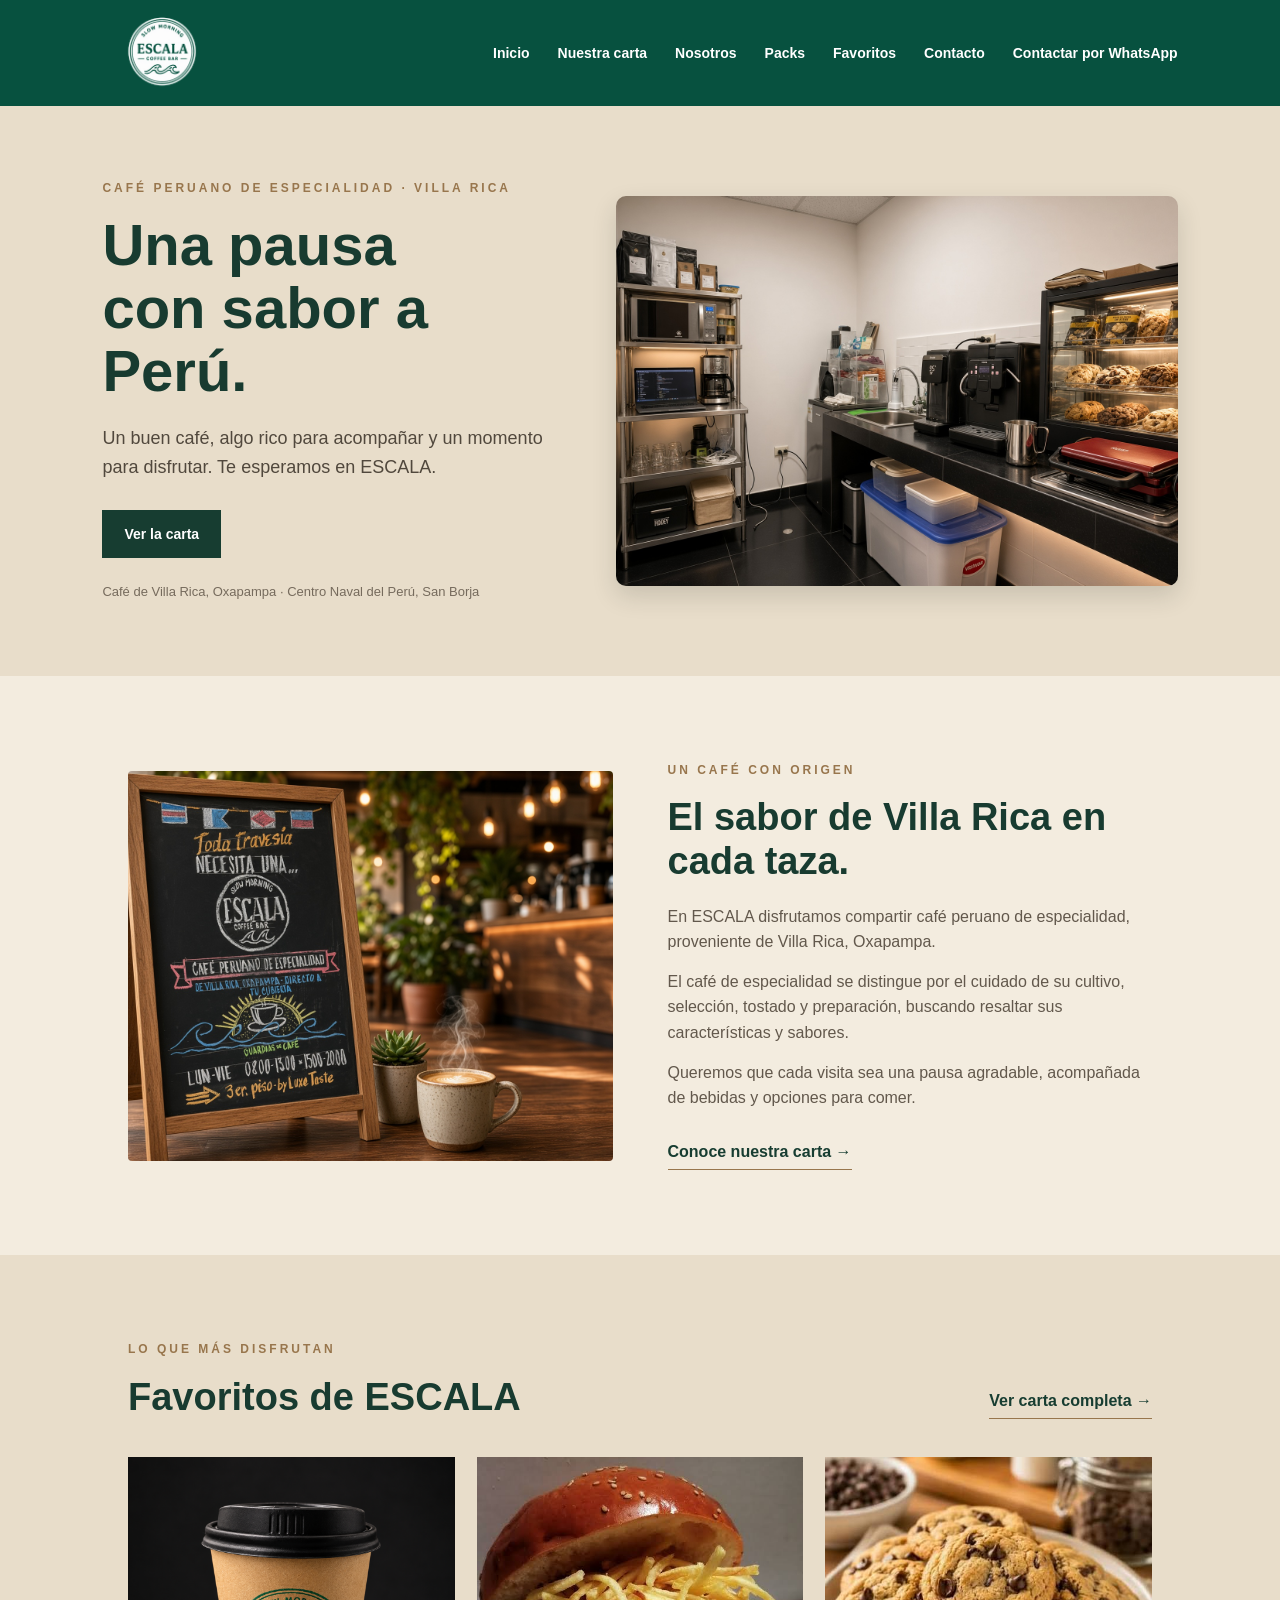
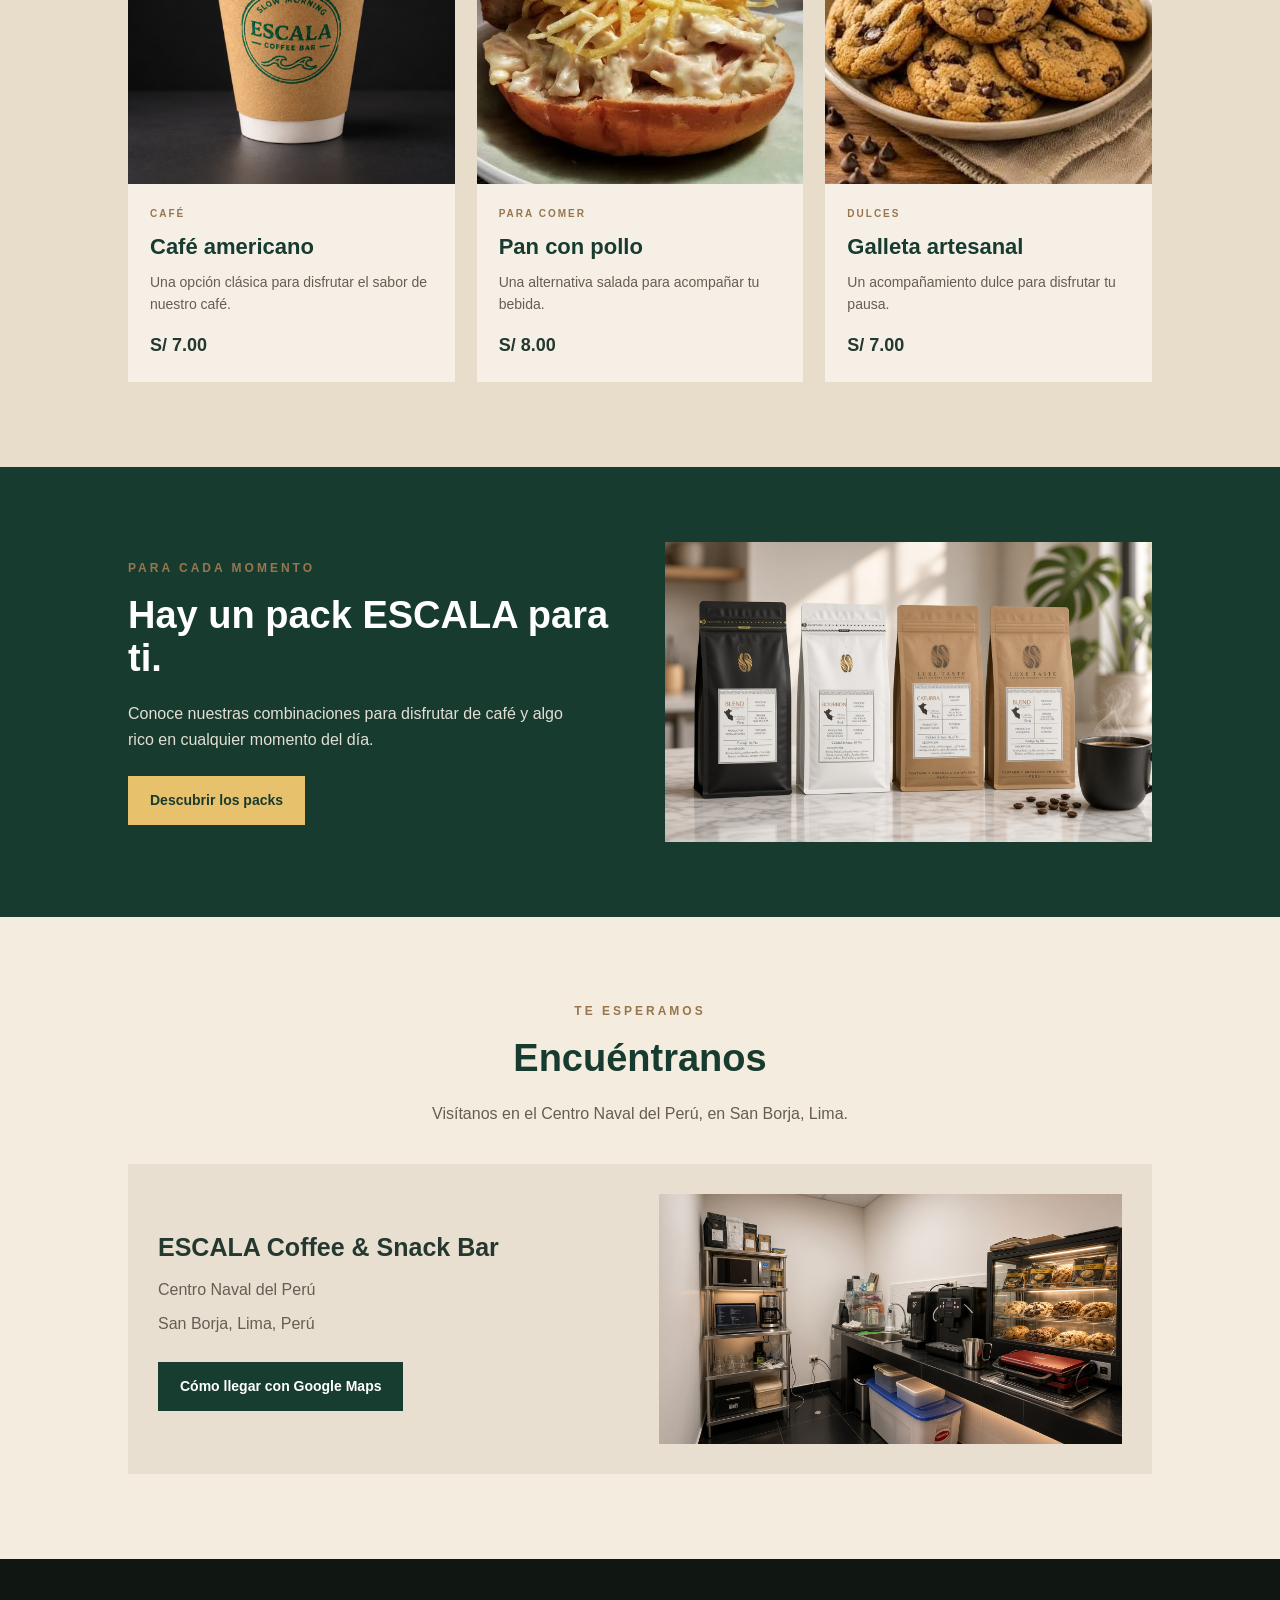
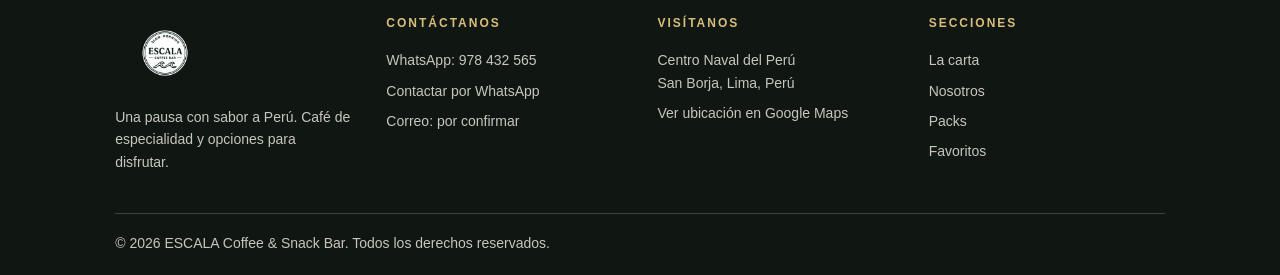
<file: index.html>
<!DOCTYPE html>
<html lang="es">

<head>
    <meta charset="UTF-8">
    <meta name="viewport" content="width=device-width, initial-scale=1.0">
    <title>ESCALA Coffee & Snack Bar</title>

    <link rel="stylesheet" href="css/estilos.css">
</head>

<body>

    <!-- MENU DE NAVEGACION -->
    <header>
        <nav class="navegacion">

            <a href="index.html" class="logo">
                <img src="img/principal/logo.jpg" alt="Logo ESCALA">
            </a>

            <ul>
                <li><a href="index.html" class="activo">Inicio</a></li>
                <li><a href="pages/carta.html">Nuestra carta</a></li>
                <li><a href="#nosotros">Nosotros</a></li>
                <li><a href="pages/packs.html">Packs</a></li>
                <li><a href="pages/favoritos.html">Favoritos</a></li>
                <li><a href="pages/contacto.html">Contacto</a></li>
                <li><a href="https://wa.me/51978432565" target="_blank" rel="noopener">Contactar por WhatsApp</a></li>
            </ul>

        </nav>
    </header>

    <main>

        <!-- PORTADA PRINCIPAL -->
        <section class="portada" id="inicio">

            <div class="portada-contenido">

                <p class="subtitulo">
                    CAFÉ PERUANO DE ESPECIALIDAD · VILLA RICA
                </p>

                <h1>
                    Una pausa<br>
                    con sabor a Perú.
                </h1>

                <p class="descripcion-portada">
                    Un buen café, algo rico para acompañar
                    y un momento para disfrutar.
                    Te esperamos en ESCALA.
                </p>

                <div class="botones-portada">

                    <a href="pages/carta.html" class="boton-principal">
                        Ver la carta
                    </a>
                </div>

                <p class="texto-portada">
                    Café de Villa Rica, Oxapampa ·
                    Centro Naval del Perú, San Borja
                </p>

            </div>

            <div class="portada-imagen">
                <img src="img/principal/establecimiento.jpg" alt="Interior de ESCALA Coffee & Snack Bar">
            </div>

        </section>


        <!-- NOSOTROS -->
        <section class="seccion-nosotros" id="nosotros">

            <div class="nosotros-imagen">
                <img src="img/principal/cartel.jpg" alt="Cartel de ESCALA Coffee Bar">
            </div>

            <div class="nosotros-contenido">

                <p class="subtitulo">UN CAFÉ CON ORIGEN</p>

                <h2>
                    El sabor de Villa Rica en cada taza.
                </h2>

                <p>
                    En ESCALA disfrutamos compartir café peruano
                    de especialidad, proveniente de Villa Rica,
                    Oxapampa.
                </p>

                <p>
                    El café de especialidad se distingue por el
                    cuidado de su cultivo, selección, tostado
                    y preparación, buscando resaltar sus
                    características y sabores.
                </p>

                <p>
                    Queremos que cada visita sea una pausa
                    agradable, acompañada de bebidas y opciones
                    para comer.
                </p>

                <a href="pages/carta.html" class="enlace-flecha">
                    Conoce nuestra carta →
                </a>

            </div>

        </section>


        <!-- FAVORITOS -->
        <section class="seccion-favoritos" id="favoritos">

            <div class="encabezado-seccion encabezado-lateral">

                <div>
                    <p class="subtitulo">LO QUE MÁS DISFRUTAN</p>
                    <h2>Favoritos de ESCALA</h2>
                </div>

                <a href="pages/carta.html" class="enlace-flecha">
                    Ver carta completa →
                </a>

            </div>

            <div class="tarjetas-favoritos">

                <!-- CAFE AMERICANO -->
                <article class="tarjeta-favorito">

                    <div class="producto-foto">
                        <img src="img/favoritos ESCALA/americano.jpeg" alt="Café americano de ESCALA">
                    </div>

                    <div class="info-favorito">

                        <p class="etiqueta">CAFÉ</p>

                        <h3>Café americano</h3>

                        <p>
                            Una opción clásica para disfrutar
                            el sabor de nuestro café.
                        </p>

                        <div class="precio-favorito">S/ 7.00</div>

                    </div>

                </article>


                <!-- PAN CON POLLO -->
                <article class="tarjeta-favorito">

                    <div class="producto-foto">
                        <img src="img/favoritos ESCALA/panpollojpg.jpg" alt="Pan con pollo de ESCALA">
                    </div>

                    <div class="info-favorito">

                        <p class="etiqueta">PARA COMER</p>

                        <h3>Pan con pollo</h3>

                        <p>
                            Una alternativa salada para
                            acompañar tu bebida.
                        </p>

                        <div class="precio-favorito">S/ 8.00</div>

                    </div>

                </article>


                <!-- GALLETA ARTESANAL -->
                <article class="tarjeta-favorito">

                    <div class="producto-foto">
                        <img src="img/favoritos ESCALA/artesanales.jpeg" alt="Galletas artesanales de ESCALA">
                    </div>

                    <div class="info-favorito">

                        <p class="etiqueta">DULCES</p>

                        <h3>Galleta artesanal</h3>

                        <p>
                            Un acompañamiento dulce para
                            disfrutar tu pausa.
                        </p>

                        <div class="precio-favorito">S/ 7.00</div>

                    </div>

                </article>

            </div>

        </section>


        <!-- PACKS -->
        <section class="seccion-packs">

            <div class="packs-texto">

                <p class="subtitulo">PARA CADA MOMENTO</p>

                <h2>Hay un pack ESCALA para ti.</h2>

                <p>
                    Conoce nuestras combinaciones para disfrutar
                    de café y algo rico en cualquier momento
                    del día.
                </p>

                <a href="pages/packs.html" class="boton-claro">
                    Descubrir los packs
                </a>

            </div>

            <div class="packs-imagen">
                <img src="img/principal/cafes.jpg" alt="Presentaciones de café peruano">
            </div>

        </section>


        <!-- UBICACION -->
        <section class="seccion-ubicacion" id="ubicacion">

            <div class="encabezado-seccion">

                <p class="subtitulo">TE ESPERAMOS</p>

                <h2>Encuéntranos</h2>

                <p>
                    Visítanos en el Centro Naval del Perú,
                    en San Borja, Lima.
                </p>

            </div>

            <div class="ubicacion-contenido">

                <div>
                    <h3>ESCALA Coffee & Snack Bar</h3>

                    <p>Centro Naval del Perú</p>
                    <p>San Borja, Lima, Perú</p>

                    <a class="boton-principal"
                        href="https://www.google.com/maps/search/?api=1&query=Centro+Naval+del+Peru+San+Borja+Lima"
                        target="_blank" rel="noopener">
                        Cómo llegar con Google Maps
                    </a>
                </div>
                <div class="ubicacion-foto">
                    <img src="img/principal/establecimiento.jpg" alt="Establecimiento ESCALA">
                </div>
            </div>
        </section>
    </main>


    <!-- PIE DE PAGINA -->
    <footer class="pie-pagina" id="contacto">
        <div class="pie-columnas">
            <div class="pie-marca">
                <img src="img/principal/logo.jpg" alt="Logo ESCALA">
                <p>
                    Una pausa con sabor a Perú.
                    Café de especialidad y opciones para disfrutar.
                </p>
            </div>
            <div>
                <h3>CONTÁCTANOS</h3>
                <p>WhatsApp: 978 432 565</p>
                <p><a href="https://wa.me/51978432565" target="_blank" rel="noopener">Contactar por WhatsApp</a></p>
                <p>Correo: por confirmar</p>
            </div>
            <div>
                <h3>VISÍTANOS</h3>
                <p>Centro Naval del Perú</p>
                <p>San Borja, Lima, Perú</p>

                <a href="https://www.google.com/maps/search/?api=1&query=Centro+Naval+del+Peru+San+Borja+Lima"
                    target="_blank" rel="noopener">
                    Ver ubicación en Google Maps
                </a>
            </div>
            <div>
                <h3>SECCIONES</h3>
                <a href="pages/carta.html">La carta</a>
                <a href="#nosotros">Nosotros</a>
                <a href="pages/packs.html">Packs</a>
                <a href="pages/favoritos.html">Favoritos</a>
            </div>
        </div>
        <div class="pie-final">
            <p>
                © 2026 ESCALA Coffee & Snack Bar.
                Todos los derechos reservados.
            </p>

        </div>

    </footer>

</body>

</html>
</file>
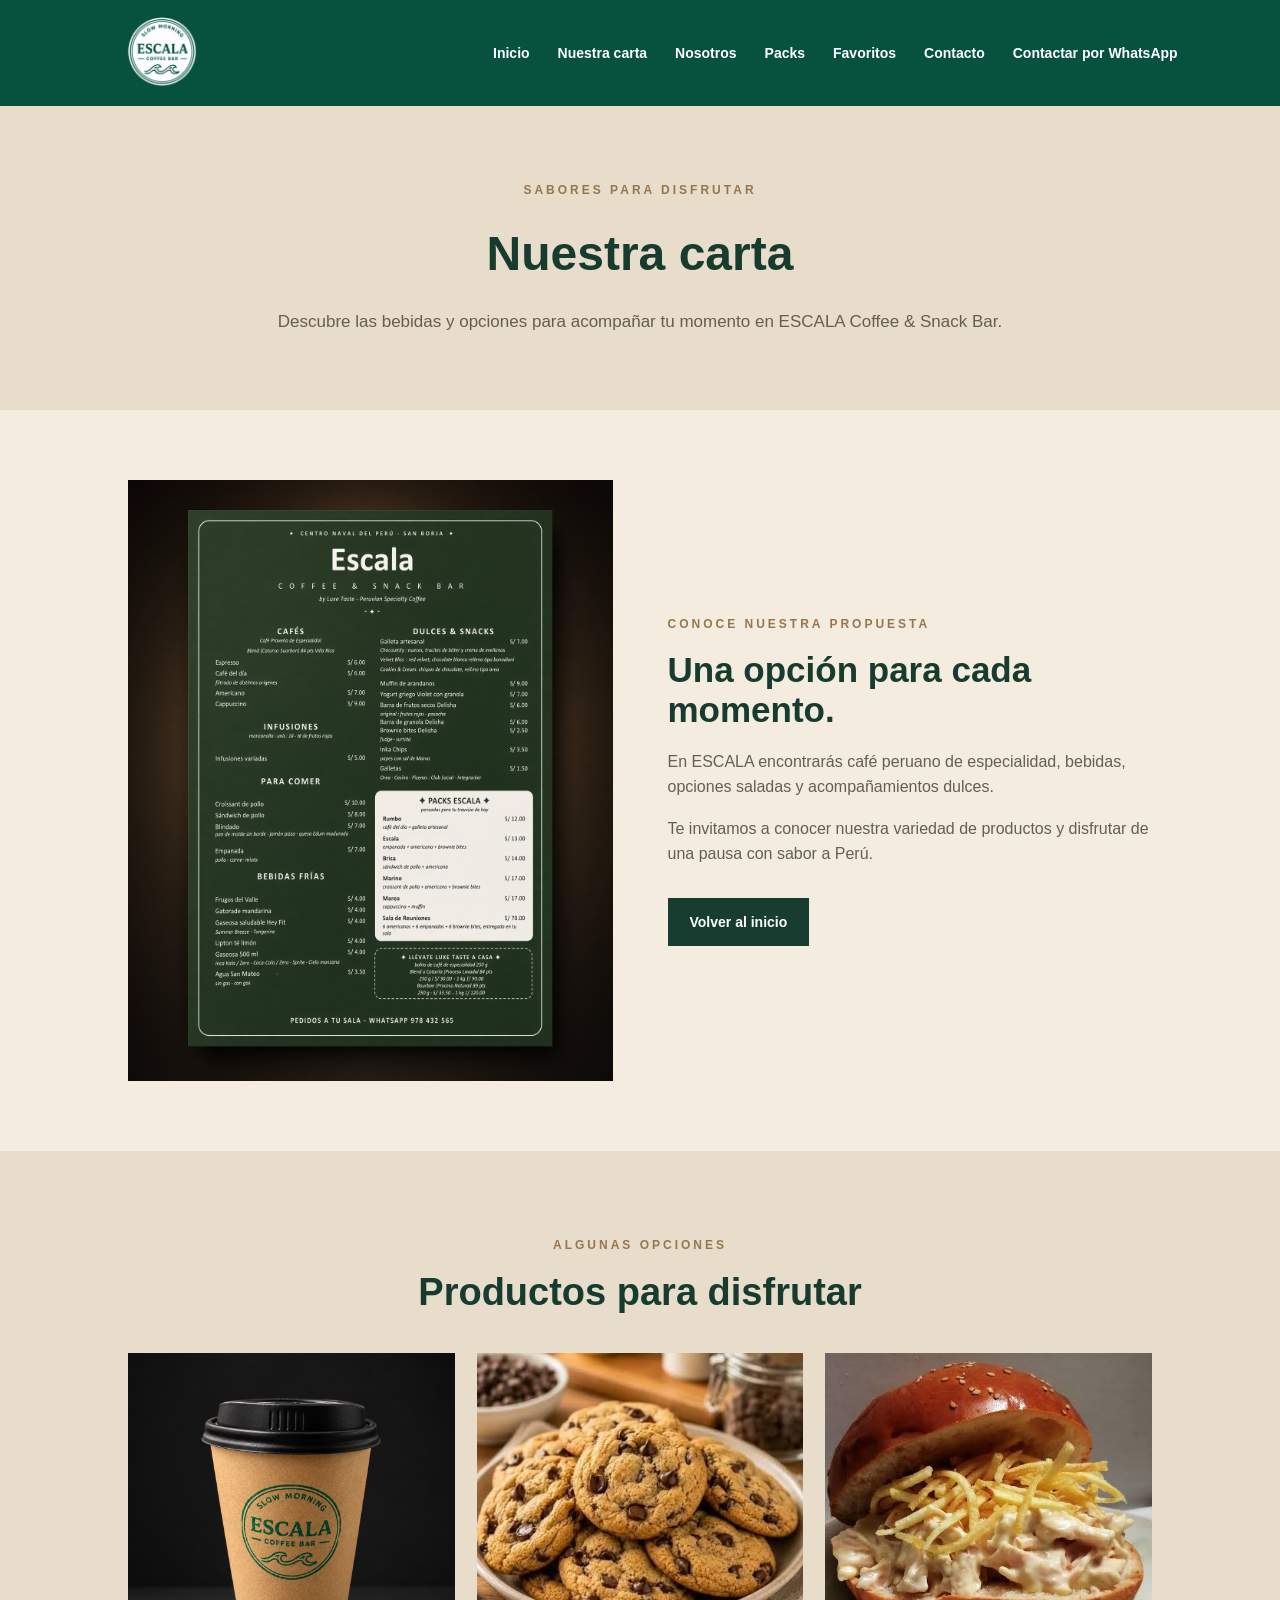
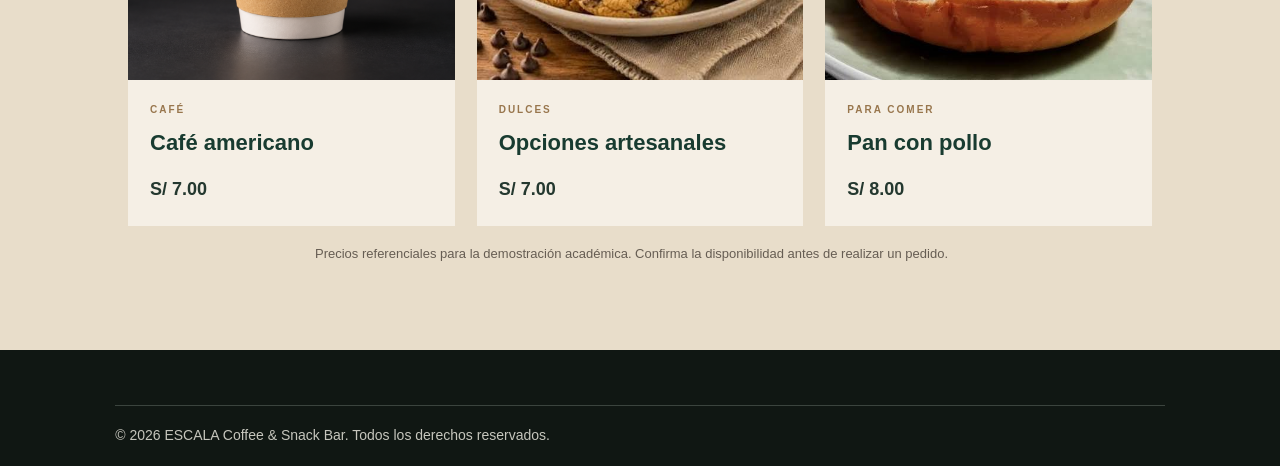
<file: pages/carta.html>
<!DOCTYPE html>
<html lang="es">

<head>
    <meta charset="UTF-8">
    <meta name="viewport" content="width=device-width, initial-scale=1.0">
    <title>Nuestra carta | ESCALA</title>
    <link rel="stylesheet" href="../css/estilos.css">
</head>
<body>
    <!-- NAVEGACION -->
    <header>
        <nav class="navegacion">
            <a href="../index.html" class="logo">
                <img src="../img/principal/logo.jpg" alt="Logo ESCALA">
            </a>
            <ul>
                <li><a href="../index.html">Inicio</a></li>
                <li><a href="carta.html" class="activo">Nuestra carta</a></li>
                <li><a href="../index.html#nosotros">Nosotros</a></li>
                <li><a href="packs.html">Packs</a></li>
                <li><a href="favoritos.html">Favoritos</a></li>
                <li><a href="contacto.html">Contacto</a></li>
                <li><a href="https://wa.me/51978432565" target="_blank" rel="noopener">Contactar por WhatsApp</a></li>

            </ul>

        </nav>
    </header>

    <main>

        <section class="portada-carta">

            <p class="subtitulo">SABORES PARA DISFRUTAR</p>

            <h1>Nuestra carta</h1>

            <p>
                Descubre las bebidas y opciones para acompañar
                tu momento en ESCALA Coffee & Snack Bar.
            </p>

        </section>

        <section class="contenido-carta">

            <div class="imagen-carta">
                <img src="../img/carta/carta.jpg" alt="Carta de productos de ESCALA">
            </div>

            <div class="texto-carta">

                <p class="subtitulo">CONOCE NUESTRA PROPUESTA</p>

                <h2>Una opción para cada momento.</h2>

                <p>
                    En ESCALA encontrarás café peruano de
                    especialidad, bebidas, opciones saladas
                    y acompañamientos dulces.
                </p>

                <p>
                    Te invitamos a conocer nuestra variedad
                    de productos y disfrutar de una pausa
                    con sabor a Perú.
                </p>

                <a href="../index.html" class="boton-principal">
                    Volver al inicio
                </a>

            </div>

        </section>


        <section class="seccion-favoritos">
            <div class="encabezado-seccion">
                <p class="subtitulo">ALGUNAS OPCIONES</p>
                <h2>Productos para disfrutar</h2>
            </div>
            <div class="tarjetas-favoritos">
                <article class="tarjeta-favorito"><div class="producto-foto"><img src="../img/favoritos ESCALA/americano.jpeg" alt="Café americano"></div><div class="info-favorito"><p class="etiqueta">CAFÉ</p><h3>Café americano</h3><div class="precio-favorito">S/ 7.00</div></div></article>
                <article class="tarjeta-favorito"><div class="producto-foto"><img src="../img/favoritos ESCALA/artesanales.jpeg" alt="Producto artesanal"></div><div class="info-favorito"><p class="etiqueta">DULCES</p><h3>Opciones artesanales</h3><div class="precio-favorito">S/ 7.00</div></div></article>
                <article class="tarjeta-favorito"><div class="producto-foto"><img src="../img/favoritos ESCALA/panpollojpg.jpg" alt="Pan con pollo"></div><div class="info-favorito"><p class="etiqueta">PARA COMER</p><h3>Pan con pollo</h3><div class="precio-favorito">S/ 8.00</div></div></article>
            </div>
            <p class="nota-formulario">Precios referenciales para la demostración académica. Confirma la disponibilidad antes de realizar un pedido.</p>
        </section>

    </main>

    <footer class="pie-pagina">

        <div class="pie-final">
            <p>© 2026 ESCALA Coffee & Snack Bar. Todos los derechos reservados.</p>
        </div>

    </footer>

</body>

</html>
</file>
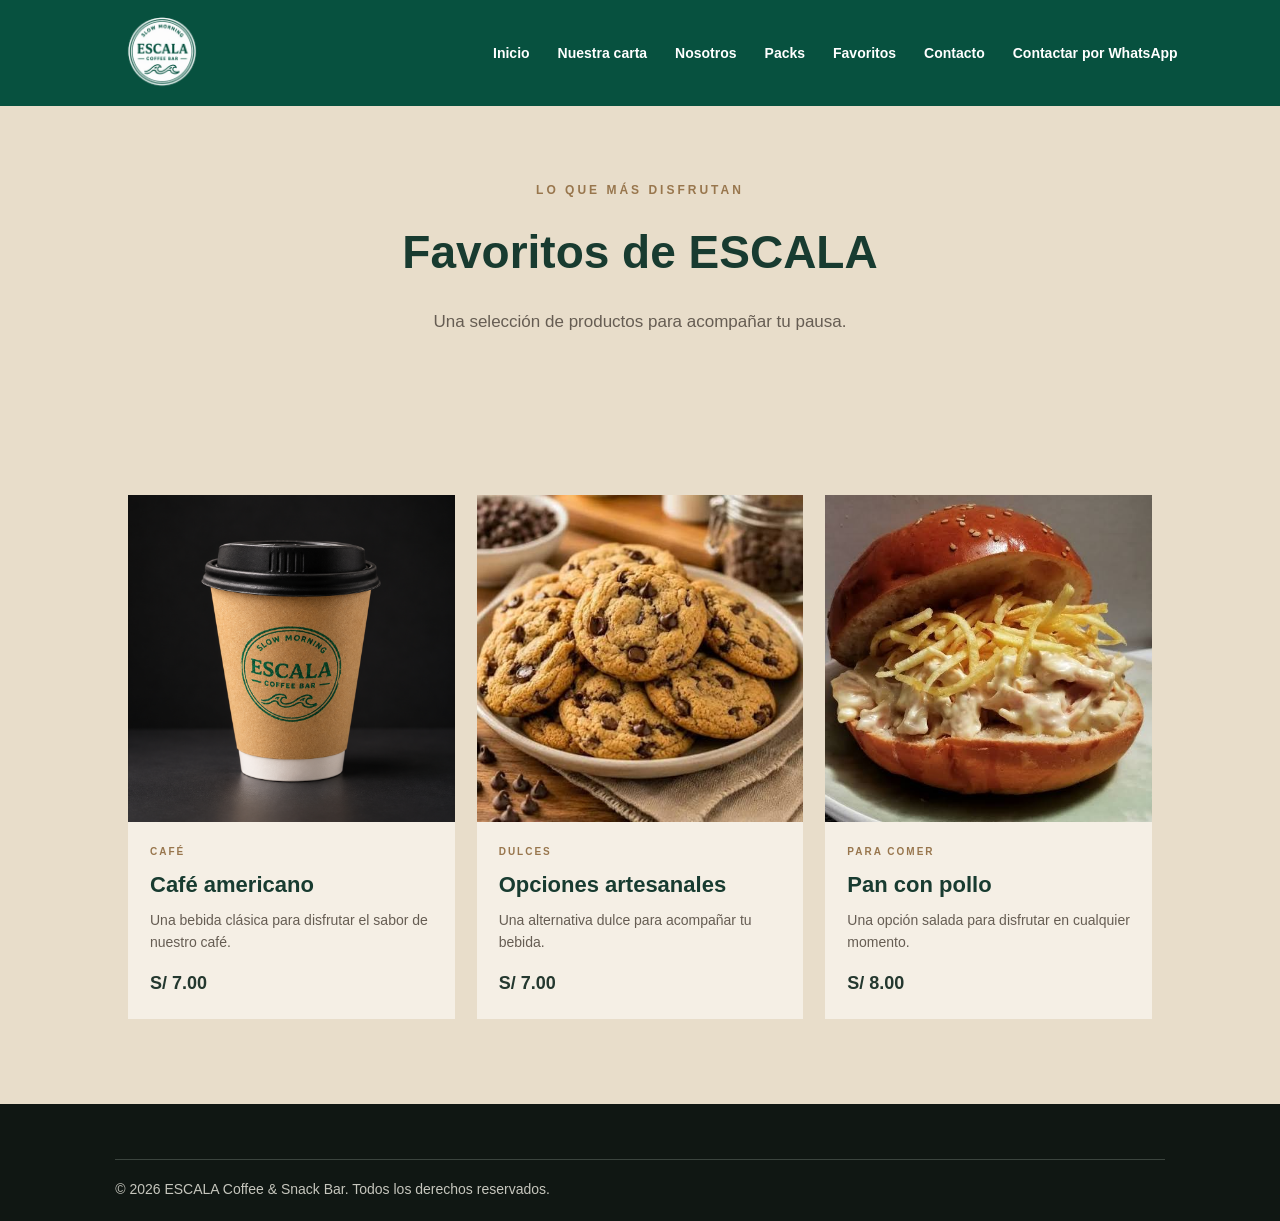
<file: pages/favoritos.html>
<!DOCTYPE html>
<html lang="es">
<head>
    <meta charset="UTF-8">
    <meta name="viewport" content="width=device-width, initial-scale=1.0">
    <title>Favoritos | ESCALA Coffee & Snack Bar</title>
    <link rel="stylesheet" href="../css/estilos.css">
</head>
<body>
    <header><nav class="navegacion">
        <a href="../index.html" class="logo"><img src="../img/principal/logo.jpg" alt="Logo ESCALA"></a>
        <ul>
            <li><a href="../index.html">Inicio</a></li><li><a href="carta.html">Nuestra carta</a></li>
            <li><a href="../index.html#nosotros">Nosotros</a></li><li><a href="packs.html">Packs</a></li>
            <li><a href="favoritos.html" class="activo">Favoritos</a></li>
            <li><a href="contacto.html">Contacto</a></li>
            <li><a href="https://wa.me/51978432565" target="_blank" rel="noopener">Contactar por WhatsApp</a></li>
        </ul>
    </nav></header>
    <main>
        <section class="portada-contacto">
            <p class="subtitulo">LO QUE MÁS DISFRUTAN</p>
            <h1>Favoritos de ESCALA</h1>
            <p>Una selección de productos para acompañar tu pausa.</p>
        </section>
        <section class="seccion-favoritos">
            <div class="tarjetas-favoritos">
                <article class="tarjeta-favorito"><div class="producto-foto"><img src="../img/favoritos ESCALA/americano.jpeg" alt="Café americano de ESCALA"></div><div class="info-favorito"><p class="etiqueta">CAFÉ</p><h3>Café americano</h3><p>Una bebida clásica para disfrutar el sabor de nuestro café.</p><div class="precio-favorito">S/ 7.00</div></div></article>
                <article class="tarjeta-favorito"><div class="producto-foto"><img src="../img/favoritos ESCALA/artesanales.jpeg" alt="Producto artesanal de ESCALA"></div><div class="info-favorito"><p class="etiqueta">DULCES</p><h3>Opciones artesanales</h3><p>Una alternativa dulce para acompañar tu bebida.</p><div class="precio-favorito">S/ 7.00</div></div></article>
                <article class="tarjeta-favorito"><div class="producto-foto"><img src="../img/favoritos ESCALA/panpollojpg.jpg" alt="Pan con pollo de ESCALA"></div><div class="info-favorito"><p class="etiqueta">PARA COMER</p><h3>Pan con pollo</h3><p>Una opción salada para disfrutar en cualquier momento.</p><div class="precio-favorito">S/ 8.00</div></div></article>
            </div>
        </section>
    </main>
    <footer class="pie-pagina"><div class="pie-final"><p>© 2026 ESCALA Coffee & Snack Bar. Todos los derechos reservados.</p></div></footer>
</body>
</html>
</file>
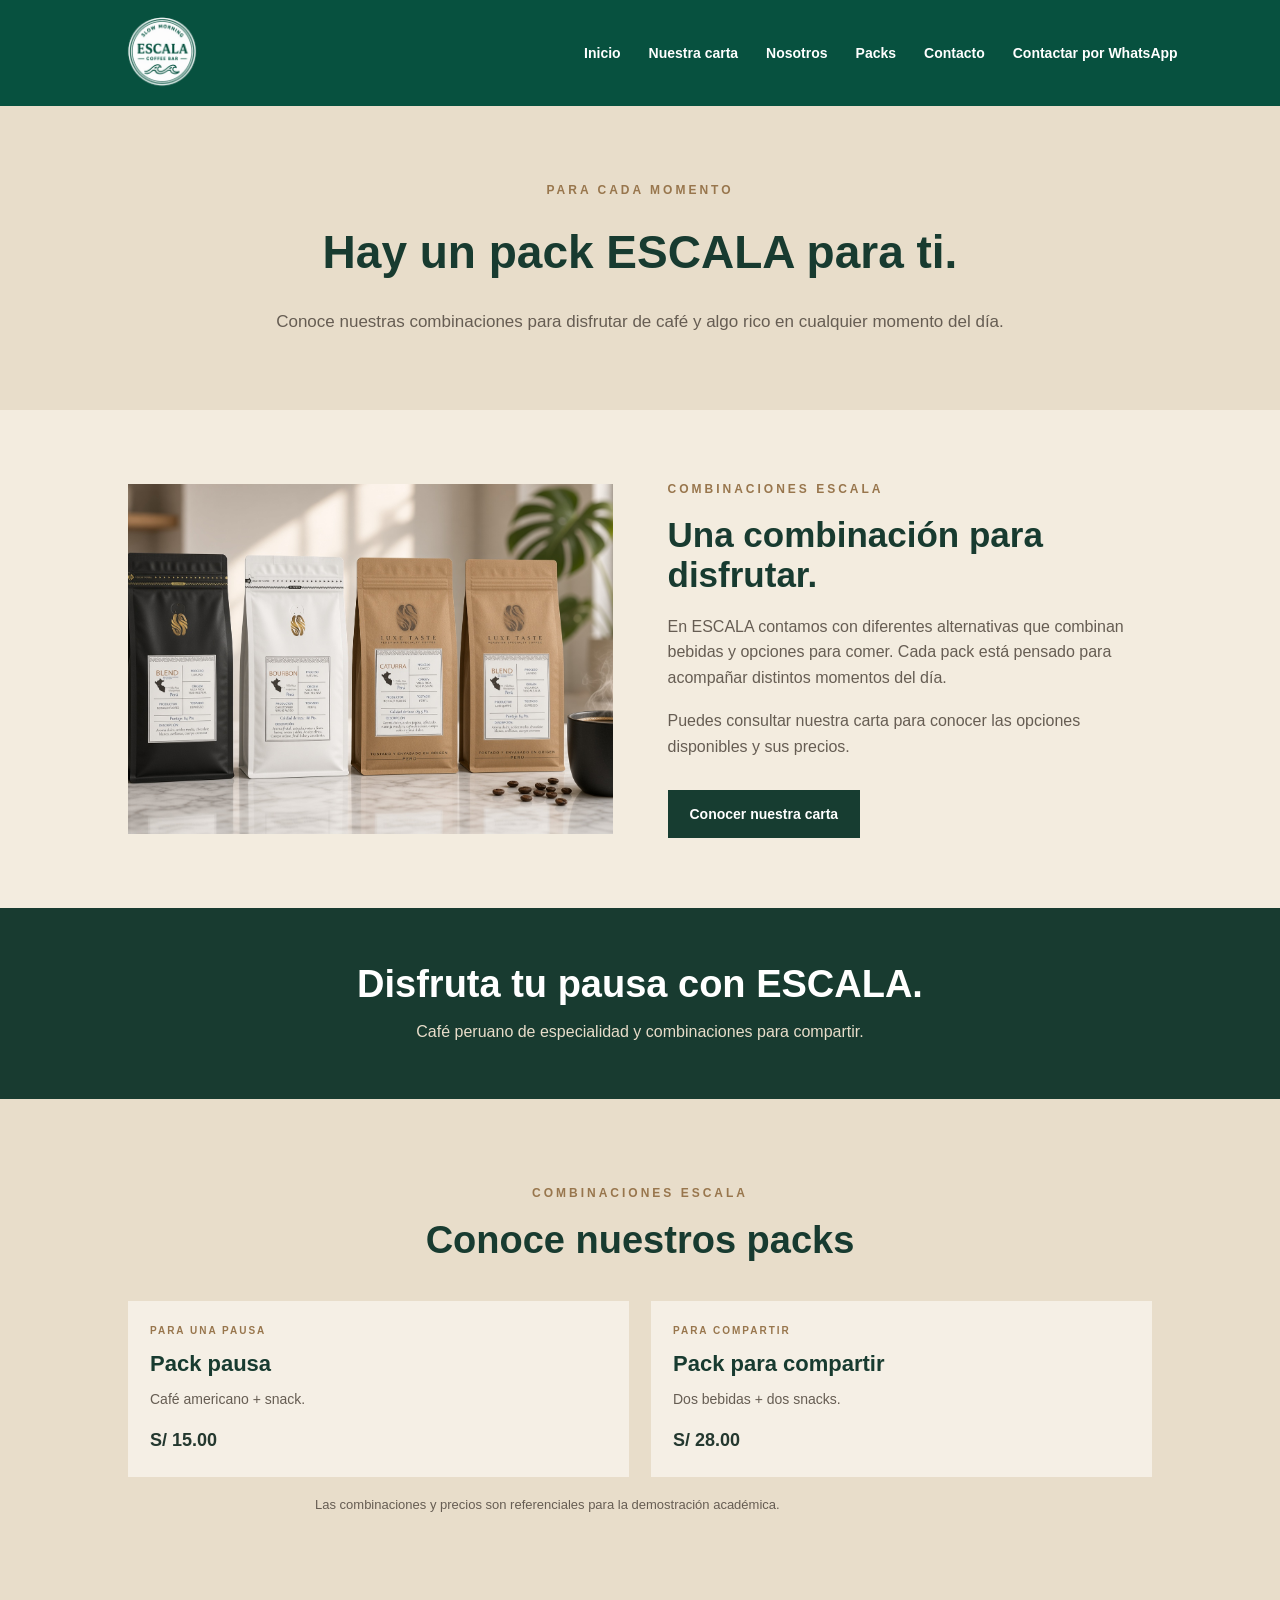
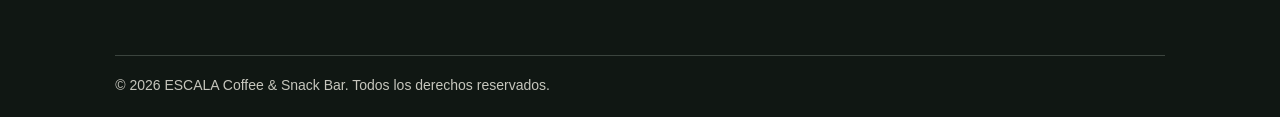
<file: pages/packs.html>
<!DOCTYPE html>
<html lang="es">

<head>
    <meta charset="UTF-8">
    <meta name="viewport" content="width=device-width, initial-scale=1.0">
    <title>Packs | ESCALA Coffee & Snack Bar</title>
    <link rel="stylesheet" href="../css/estilos.css">
</head>

<body>

    <!-- MENU DE NAVEGACION -->
    <header>
        <nav class="navegacion">

            <a href="../index.html" class="logo">
                <img src="../img/principal/logo.jpg" alt="Logo ESCALA">
            </a>
            <ul>
                <li><a href="../index.html">Inicio</a></li>
                <li><a href="carta.html">Nuestra carta</a></li>
                <li><a href="../index.html#nosotros">Nosotros</a></li>
                <li><a href="packs.html" class="activo">Packs</a></li>
                <li><a href="contacto.html">Contacto</a></li>
                <li><a href="https://wa.me/51978432565" target="_blank" rel="noopener">Contactar por WhatsApp</a></li>
            </ul>

        </nav>
    </header>

    <main>

        <!-- PRESENTACION DE PACKS -->
        <section class="portada-packs">

            <p class="subtitulo">PARA CADA MOMENTO</p>

            <h1>Hay un pack ESCALA para ti.</h1>

            <p>
                Conoce nuestras combinaciones para disfrutar
                de café y algo rico en cualquier momento del día.
            </p>

        </section>

        <!-- IMAGEN Y DESCRIPCION -->
        <section class="contenido-packs">

            <div class="imagen-packs">
                <img src="../img/principal/cafes.jpg" alt="Café de especialidad ESCALA">
            </div>

            <div class="texto-packs">

                <p class="subtitulo">COMBINACIONES ESCALA</p>

                <h2>Una combinación para disfrutar.</h2>

                <p>
                    En ESCALA contamos con diferentes alternativas
                    que combinan bebidas y opciones para comer.
                    Cada pack está pensado para acompañar
                    distintos momentos del día.
                </p>

                <p>
                    Puedes consultar nuestra carta para conocer
                    las opciones disponibles y sus precios.
                </p>

                <a href="carta.html" class="boton-principal">
                    Conocer nuestra carta
                </a>

            </div>

        </section>

        <!-- INFORMACION FINAL -->
        <section class="mensaje-packs">

            <h2>Disfruta tu pausa con ESCALA.</h2>

            <p>
                Café peruano de especialidad y combinaciones
                para compartir.
            </p>

        </section>


        <section class="seccion-favoritos">
            <div class="encabezado-seccion"><p class="subtitulo">COMBINACIONES ESCALA</p><h2>Conoce nuestros packs</h2></div>
            <div class="tarjetas-favoritos">
                <article class="tarjeta-favorito"><div class="info-favorito"><p class="etiqueta">PARA UNA PAUSA</p><h3>Pack pausa</h3><p>Café americano + snack.</p><div class="precio-favorito">S/ 15.00</div></div></article>
                <article class="tarjeta-favorito"><div class="info-favorito"><p class="etiqueta">PARA COMPARTIR</p><h3>Pack para compartir</h3><p>Dos bebidas + dos snacks.</p><div class="precio-favorito">S/ 28.00</div></div></article>
            </div>
            <p class="nota-formulario">Las combinaciones y precios son referenciales para la demostración académica.</p>
        </section>

    </main>

    <!-- PIE DE PAGINA -->
    <footer class="pie-pagina">

        <div class="pie-final">
            <p>
                © 2026 ESCALA Coffee & Snack Bar.
                Todos los derechos reservados.
            </p>
        </div>

    </footer>

</body>

</html>
</file>
<file: css/estilos.css>
/* ===== menuprincipal/base.css ===== */
* {
    margin: 0;
    padding: 0;
    box-sizing: border-box;
}

html {
    scroll-behavior: smooth;
}

body {
    font-family: Arial, Helvetica, sans-serif;
    color: #24382f;
    background-color: #E8DDCA;
    line-height: 1.6;
}

img {
    max-width: 100%;
    display: block;
}

a {
    color: inherit;
}

/* ===== menuprincipal/navegaci#U00f3n.css ===== */
header {
    width: 100%;
    height: 106px;
    background-color: #07513f;
    padding: 0 8%;
}

.navegacion {
    width: 100%;
    max-width: 1500px;
    height: 100%;
    margin: auto;

    display: flex;
    justify-content: space-between;
    align-items: center;
}

/* LOGO */
.logo {
    display: flex;
    align-items: center;
    text-decoration: none;
}

.logo img {
    width: 120px;
    height: auto;
    object-fit: contain;
    border-radius: 50%;
}

/* PESTAÑAS */
.navegacion ul {
    display: flex;
    align-items: center;
    justify-content: flex-end;
    gap: 28px;
    list-style: none;
    margin: 0;
    padding: 0;
}

.navegacion ul li a {
    color: #ffffff;
    text-decoration: none;
    font-size: 14px;
    font-weight: bold;
    white-space: nowrap;
    transition: 0.3s;
}

.navegacion ul li a:hover {
    color: #e8c16d;
}

/* BOTÓN REALIZAR PEDIDO */
.navegacion ul li .enlace-pedido {
    display: inline-block;
    border: 1px solid #e8c16d;
    padding: 13px 17px;
    color: #ffffff;
}

.navegacion ul li .enlace-pedido:hover {
    background-color: #e8c16d;
    color: #183b30;
}

/* PANTALLAS MEDIANAS */
@media (max-width: 1000px) {
    header {
        height: auto;
        padding: 15px 4%;
    }

    .navegacion {
        flex-direction: column;
        gap: 15px;
    }

    .navegacion ul {
        flex-wrap: wrap;    
        justify-content: center;
        gap: 18px;
    }
}

/* ===== carta.css ===== */
.portada-carta {
    background-color: #E8DDCA;
    text-align: center;
    padding: 75px 10%;
}

.portada-carta h1 {
    color: #183b30;
    font-size: 48px;
    margin-bottom: 15px;
}

.portada-carta p:not(.subtitulo) {
    color: #665d53;
    font-size: 17px;
}

.contenido-carta {
    display: flex;
    align-items: center;
    gap: 55px;
    padding: 70px 10%;
    background-color: #f3ecdf;
}

.imagen-carta {
    flex: 1;
}

.imagen-carta img {
    width: 100%;
    height: auto;
    object-fit: contain;
}

.texto-carta {
    flex: 1;
}

.texto-carta h2 {
    color: #183b30;
    font-size: 35px;
    margin-bottom: 18px;
}

.texto-carta p:not(.subtitulo) {
    color: #665d53;
    margin-bottom: 16px;
}

.texto-carta .boton-principal {
    margin-top: 15px;
}

@media (max-width: 700px) {

    .contenido-carta {
        flex-direction: column;
        padding: 45px 6%;
    }

    .portada-carta h1 {
        font-size: 36px;
    }
}

/* ===== menuprincipal/inicio.css ===== */
/* Portada y sección Nosotros */
.portada {
    display: flex;
    align-items: center;
    justify-content: space-between;
    gap: 45px;
    padding: 65px 8%;
    min-height: 570px;
    background-color: #E8DDCA;
}

.portada-contenido {
    flex: 1;
}

.subtitulo {
    color: #98764d;
    font-size: 12px;
    font-weight: bold;
    letter-spacing: 3px;
    margin-bottom: 16px;
}

.portada h1 {
    color: #183b30;
    font-size: 58px;
    line-height: 1.08;
    margin-bottom: 22px;
}

.descripcion-portada {
    max-width: 490px;
    font-size: 18px;
    color: #51483d;
    margin-bottom: 28px;
}

.botones-portada {
    display: flex;
    flex-wrap: wrap;
    gap: 13px;
}

.boton-principal,
.boton-secundario,
.boton-claro {
    display: inline-block;
    text-decoration: none;
    border: none;
    padding: 13px 22px;
    font-size: 14px;
    font-weight: bold;
    cursor: pointer;
    transition: background-color .3s, color .3s;
}

.boton-principal {
    background-color: #173d31;
    color: white;
}

.boton-principal:hover {
    background-color: #2c5b49;
}

.boton-secundario {
    border: 1px solid #173d31;
    color: #173d31;
}

.boton-secundario:hover {
    background-color: #173d31;
    color: white;
}

.texto-portada {
    margin-top: 24px;
    color: #766b5d;
    font-size: 13px;
}

.portada-imagen {
    flex: 1.2;
    height: 390px;
    overflow: hidden;
    border-radius: 10px;
    box-shadow: 0 10px 24px rgba(35, 45, 36, .16);
}

.portada-imagen img {
    width: 100%;
    height: 100%;
    object-fit: cover;
}

/* SECCION NOSOTROS */

.seccion-nosotros {
    display: flex;
    align-items: center;
    gap: 55px;
    padding: 85px 10%;
    background-color: #f3ecdf;
}

.nosotros-imagen {
    flex: 1;
    height: 390px;
}

.nosotros-imagen img {
    width: 100%;
    height: 100%;
    object-fit: cover;
    border-radius: 4px;
}

.nosotros-contenido {
    flex: 1;
}

section h2 {
    color: #183b30;
    font-size: 38px;
    line-height: 1.15;
    margin-bottom: 20px;
}

.nosotros-contenido p:not(.subtitulo) {
    color: #62584c;
    margin-bottom: 14px;
}

.enlace-flecha {
    display: inline-block;
    color: #173d31;
    font-weight: bold;
    text-decoration: none;
    border-bottom: 1px solid #98764d;
    padding-bottom: 5px;
    margin-top: 14px;
}

/* ===== menuprincipal/favoritos.css ===== */
/* Los Favoritos de ESCALA */
.seccion-favoritos {
    padding: 85px 10%;
    background-color: #E8DDCA;
}

.encabezado-seccion {
    text-align: center;
    margin-bottom: 38px;
}

.encabezado-seccion p:not(.subtitulo) {
    color: #665d53;
}

.encabezado-lateral {
    display: flex;
    align-items: end;
    justify-content: space-between;
    text-align: left;
}

.encabezado-lateral h2 {
    margin-bottom: 0;
}

.tarjetas-favoritos {
    display: flex;
    gap: 22px;
}

.tarjeta-favorito {
    flex: 1;
    background-color: #f5efe5;
    overflow: hidden;
}

.producto-foto {
    width: 100%;
    overflow: hidden;
}

.producto-foto img {
    width: 100%;
    height: auto;
    display: block;
}

.info-favorito {
    padding: 22px;
}

.etiqueta {
    color: #98764d;
    font-size: 10px;
    letter-spacing: 2px;
    font-weight: bold;
}

.info-favorito h3 {
    color: #183b30;
    font-size: 22px;
    margin: 7px 0;
}

.info-favorito p:not(.etiqueta) {
    color: #665d53;
    font-size: 14px;
}

.precio-favorito {
    font-size: 18px;
    font-weight: bold;
    margin-top: 15px;
}

/* ===== menuprincipal/packs.css ===== */
/* MENU PRINCIPAL PACKS */
.seccion-packs {
    background-color: #183b30;
    color: white;
    display: flex;
    align-items: center;
    gap: 50px;
    padding: 75px 10%;
}

.packs-texto {
    flex: 1;
}

.packs-texto h2 {
    color: white;
}

.packs-texto p:not(.subtitulo) {
    color: #e3dfd5;
    max-width: 460px;
    margin-bottom: 24px;
}

.boton-claro {
    background-color: #e8c16d;
    color: #183b30;
}

.boton-claro:hover {
    background-color: #f2d58f;
}

.packs-imagen {
    flex: 1;
    height: 300px;
}

.packs-imagen img {
    width: 100%;
    height: 100%;
    object-fit: cover;
}

/* PAGINA DE LA PESTAÑA PACKS */

.portada-packs {
    background-color: #E8DDCA;
    text-align: center;
    padding: 75px 10%;
}

.portada-packs h1 {
    color: #183b30;
    font-size: 46px;
    margin-bottom: 18px;
}

.portada-packs p:not(.subtitulo) {
    color: #665d53;
    font-size: 17px;
}

.contenido-packs {
    display: flex;
    align-items: center;
    gap: 55px;
    padding: 70px 10%;
    background-color: #f3ecdf;
}

.imagen-packs {
    flex: 1;
    height: 350px;
}

.imagen-packs img {
    width: 100%;
    height: 100%;
    object-fit: cover;
}

.texto-packs {
    flex: 1;
}

.texto-packs h2 {
    color: #183b30;
    font-size: 35px;
    margin-bottom: 18px;
}

.texto-packs p:not(.subtitulo) {
    color: #665d53;
    margin-bottom: 18px;
}

.texto-packs .boton-principal {
    margin-top: 12px;
}

.mensaje-packs {
    text-align: center;
    padding: 55px 10%;
    background-color: #183b30;
    color: white;
}

.mensaje-packs h2 {
    color: white;
    margin-bottom: 12px;
}

.mensaje-packs p {
    color: #e8ddca;
}

@media (max-width: 700px) {

    .contenido-packs {
        flex-direction: column;
        padding: 45px 6%;
    }

    .imagen-packs {
        width: 100%;
        height: 250px;
    }

    .portada-packs h1 {
        font-size: 34px;
    }
}


/* ===== menuprincipal/contacto.css ===== */
/* MENU PRINCIPAL CONTACTO */
.seccion-ubicacion {
    padding: 85px 10%;
    background-color: #f3ecdf;
}

.ubicacion-contenido {
    display: flex;
    align-items: center;
    justify-content: space-between;
    gap: 40px;
    background-color: #e8dfd1;
    padding: 30px;
}

.ubicacion-contenido h3 {
    font-size: 25px;
    margin-bottom: 10px;
}

.ubicacion-contenido p {
    margin-bottom: 8px;
    color: #665d53;
}

.ubicacion-contenido .boton-principal {
    margin-top: 18px;
}

.ubicacion-foto {
    width: 48%;
    height: 250px;
}

.ubicacion-foto img {
    width: 100%;
    height: 100%;
    object-fit: cover;
}


/* PAGINA DE LA PESTAÑA CONTACTO */

.portada-contacto {
    background-color: #E8DDCA;
    text-align: center;
    padding: 75px 10%;
}

.portada-contacto h1 {
    color: #183b30;
    font-size: 46px;
    margin-bottom: 18px;
}

.portada-contacto p:not(.subtitulo) {
    color: #665d53;
    font-size: 17px;
}

.contenido-contacto {
    display: flex;
    align-items: center;
    justify-content: space-between;
    gap: 55px;
    padding: 70px 10%;
    background-color: #f3ecdf;
}

.datos-contacto {
    flex: 1;
}

.datos-contacto h2 {
    color: #183b30;
    font-size: 32px;
    margin-bottom: 25px;
}

.dato-contacto {
    margin-bottom: 25px;
}

.dato-contacto h3 {
    color: #183b30;
    margin-bottom: 6px;
}

.dato-contacto p {
    color: #665d53;
    margin-bottom: 5px;
}

.dato-contacto .boton-principal {
    margin-top: 12px;
}

.foto-contacto {
    flex: 1;
    height: 380px;
}

.foto-contacto img {
    width: 100%;
    height: 100%;
    object-fit: cover;
    border-radius: 5px;
}

.ubicacion-contacto {
    text-align: center;
    padding: 65px 10%;
    background-color: #E8DDCA;
}

.ubicacion-contacto h2 {
    color: #183b30;
    margin-bottom: 15px;
}

.ubicacion-contacto p:not(.subtitulo) {
    color: #665d53;
    margin-bottom: 22px;
}

@media (max-width: 700px) {

    .contenido-contacto {
        flex-direction: column;
        padding: 45px 6%;
    }

    .foto-contacto {
        width: 100%;
        height: 250px;
    }

    .portada-contacto h1 {
        font-size: 36px;
    }
}

/* FORMULARIO DE CONSULTA */
.seccion-formulario { padding: 70px 10%; background-color: #f3ecdf; }
.formulario-pedido { max-width: 650px; margin: 0 auto; padding: 32px; background: #e8dfd1; border-radius: 5px; display: flex; flex-direction: column; gap: 9px; }
.formulario-pedido label { color: #183b30; font-weight: bold; }
.formulario-pedido input:not([type="checkbox"]), .formulario-pedido select, .formulario-pedido textarea { width: 100%; padding: 12px; border: 1px solid #b8aa96; border-radius: 4px; background: #fffdf9; color: #332f29; font: inherit; }
.formulario-pedido input:focus, .formulario-pedido select:focus, .formulario-pedido textarea:focus { outline: 2px solid #98764d; outline-offset: 2px; }
.formulario-pedido .checkline { display: flex; align-items: flex-start; gap: 10px; margin-top: 8px; }
.formulario-pedido .checkline input { margin-top: 5px; }
.formulario-pedido .checkline label { font-weight: normal; }
.formulario-pedido .error { min-height: 16px; margin: 0 0 5px; color: #9b2f24; font-size: 13px; }
.formulario-pedido [aria-invalid="true"] { border-color: #9b2f24 !important; }
.formulario-pedido #estado { color: #183b30; margin: 8px 0; }
.formulario-pedido button { border: 0; cursor: pointer; font: inherit; padding: 13px 22px; align-self: flex-start; }
.nota-formulario { max-width: 650px; margin: 18px auto 0; color: #665d53; font-size: 13px; }
@media (max-width: 700px) { .seccion-formulario { padding: 45px 6%; } .formulario-pedido { padding: 22px; } }


/* ===== menuprincipal/footer.css ===== */
.pie-pagina {
    background-color: #101713;
    color: white;
    padding: 55px 9% 20px;
}

.pie-columnas {
    display: flex;
    justify-content: space-between;
    gap: 35px;
    padding-bottom: 40px;
}

.pie-columnas>div {
    flex: 1;
}

.pie-marca img {
    width: 100px;
    height: 80px;
    object-fit: contain;
    margin-bottom: 12px;
}

.pie-pagina h3 {
    color: #d9bd7b;
    font-size: 12px;
    letter-spacing: 2px;
    margin-bottom: 16px;
}

.pie-pagina p,
.pie-pagina a {
    color: #c6c6bd;
    font-size: 14px;
}

.pie-pagina a {
    display: block;
    text-decoration: none;
    margin: 8px 0;
}

.pie-pagina a:hover {
    color: #e8c16d;
}

.pie-final {
    display: flex;
    justify-content: space-between;
    align-items: center;
    border-top: 1px solid #3b443e;
    padding-top: 18px;
}

/* ===== responsive.css ===== */
/* CONFIGURACION GENERAL PARA CELULARES Y TABLETS */

/* Evitar que el contenido se salga de la pantalla */
@media (max-width: 700px) {

    body {
        overflow-x: hidden;
    }

    img {
        max-width: 100%;
    }

    /* TITULOS */
    section h2 {
        font-size: 29px;
    }

    /* SECCION FAVORITOS */
    .tarjetas-favoritos {
        flex-direction: column;
    }

    .tarjeta-favorito {
        width: 100%;
    }

    .encabezado-lateral {
        flex-direction: column;
        align-items: flex-start;
        gap: 15px;
    }

    /* PIE DE PAGINA */
    .pie-columnas {
        flex-direction: column;
        gap: 25px;
    }

    .pie-final {
        flex-direction: column;
        align-items: flex-start;
        gap: 10px;
    }

    /* ESPACIADO DE SECCIONES */
    .seccion-favoritos,
    .seccion-ubicacion {
        padding: 45px 6%;
    }

}

/* AJUSTES PARA CELULARES PEQUEÑOS */
@media (max-width: 480px) {

    .portada h1 {
        font-size: 32px;
    }

    .portada-carta h1,
    .portada-packs h1,
    .portada-contacto h1 {
        font-size: 32px;
    }

    .botones-portada {
        flex-direction: column;
        align-items: flex-start;
    }

    .botones-portada a {
        text-align: center;
    }

}
</file>
